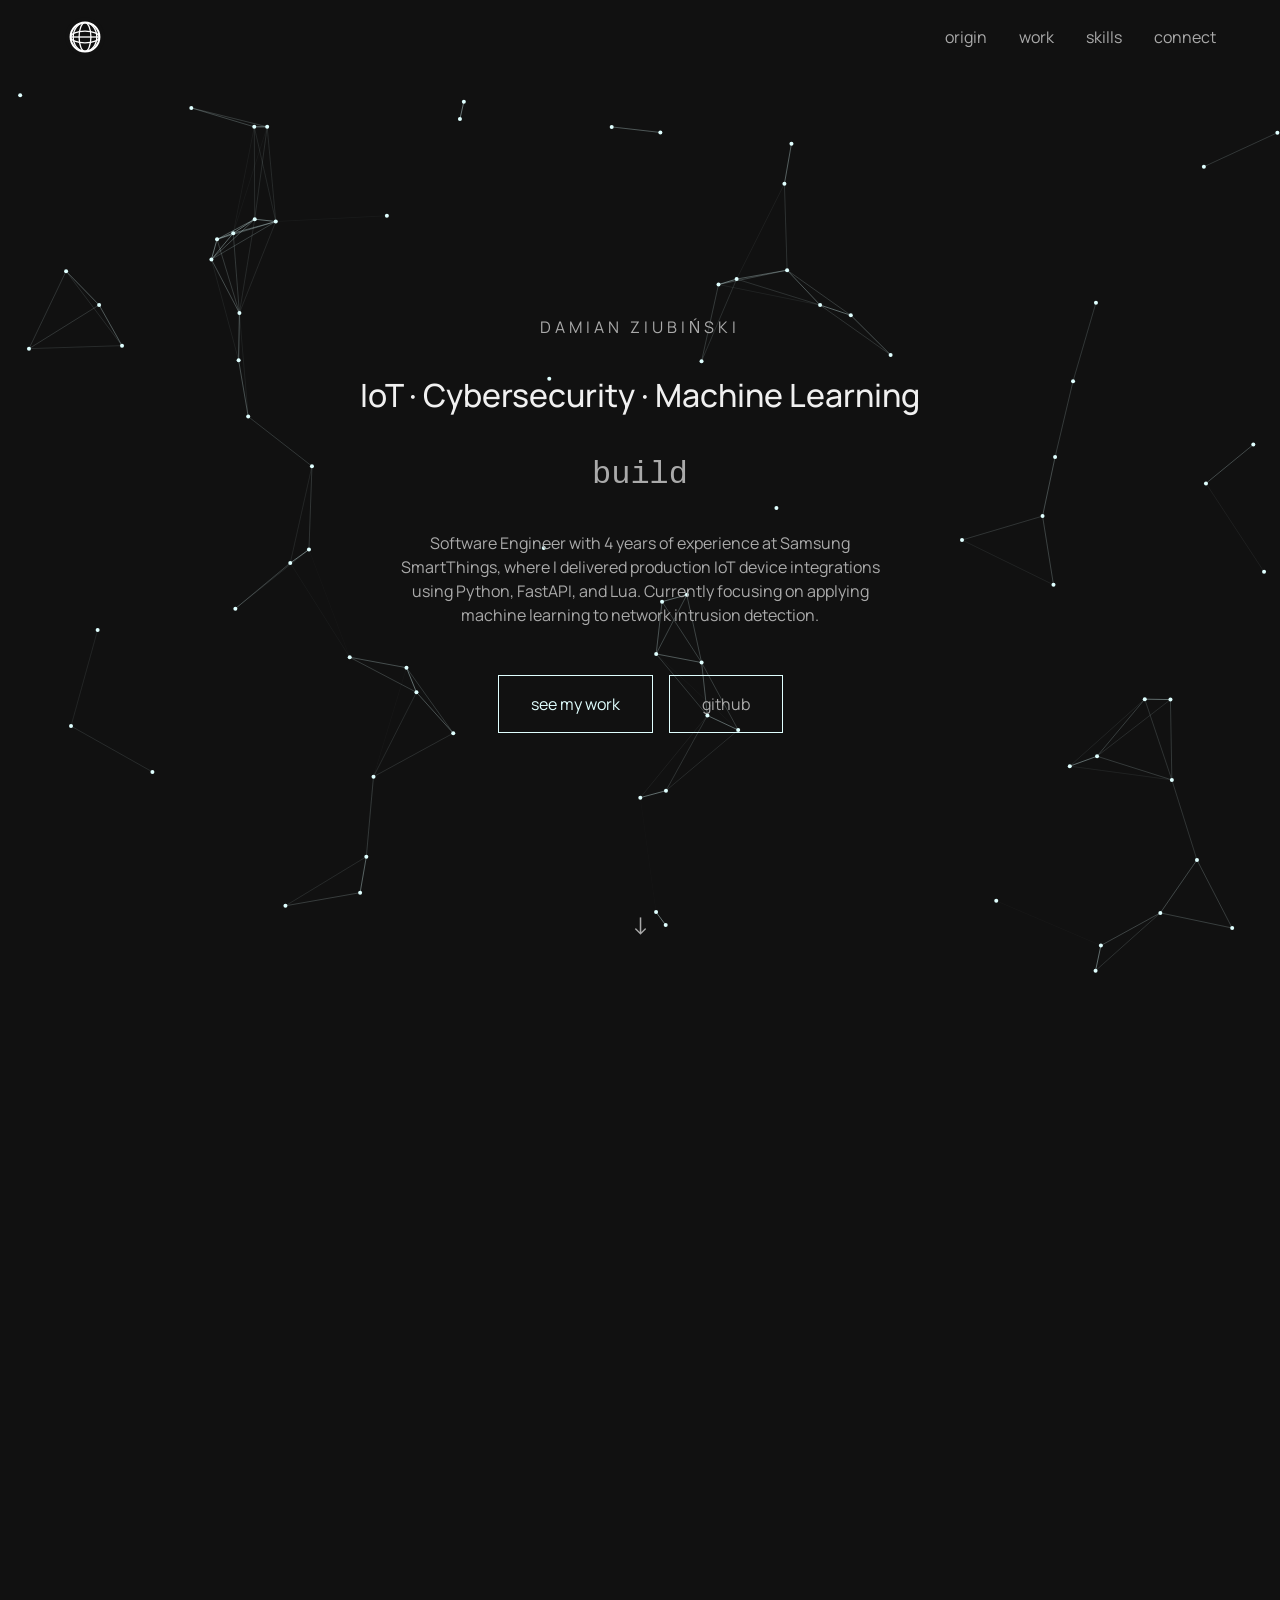
<file: docs/index.html>
<!doctype html>
<html lang="en">
    <head>
        <meta charset="UTF-8" />
        <meta name="viewport" content="width=device-width, initial-scale=1.0" />
        <meta
            http-equiv="Content-Security-Policy"
            content="default-src 'self'; form-action 'self' https://formspree.io; connect-src 'self' https://formspree.io"
        />
        <title>IoT · Cybersecurity · ML Engineer</title>
        <meta
            name="description"
            content="Software engineer with 5 years in IT. Production IoT integrations at Samsung SmartThings — Python, FastAPI, Lua Edge Drivers. Postgraduate studies in machine learning and cybersecurity."
        />
        <link rel="canonical" href="https://svmod3.github.io/4ge/" />
        <meta name="referrer" content="strict-origin-when-cross-origin" />
        <meta name="theme-color" content="#111111" />

        <meta property="og:type" content="website" />
        <meta property="og:url" content="https://svmod3.github.io/4ge/" />
        <meta
            property="og:title"
            content=" Damian Ziubiński - IoT · Cybersecurity · ML "
        />
        <meta
            property="og:description"
            content="Production IoT at Samsung SmartThings. ML applied to network security."
        />
        <link rel="icon" href="assets/img/favicon.svg" type="image/svg+xml">


        <link
            rel="preload"
            href="./assets/fonts/manrope-v20-latin-regular.woff2"
            as="font"
            type="font/woff2"
            crossorigin
        />
        <link
            rel="preload"
            href="./assets/fonts/manrope-v20-latin-500.woff2"
            as="font"
            type="font/woff2"
            crossorigin
        />

        <link rel="stylesheet" href="./css/style.css" />
        <script src="./js/main.js" defer></script>

        <script type="application/ld+json">
            {
                "@context": "https://schema.org",
                "@type": "Person",
                "name": "Damian Ziubiński",
                "alternateName": "svmod",
                "url": "https://svmod3.github.io/4ge/",
                "jobTitle": "Software Engineer — IoT, Cybersecurity, ML",
                "worksFor": { "@type": "Organization", "name": "Samsung" },
                "sameAs": [
                    "https://github.com/svmod3",
                    "https://www.linkedin.com/in//"
                ],
                "knowsAbout": [
                    "IoT",
                    "Cybersecurity",
                    "Machine Learning",
                    "Python",
                    "FastAPI",
                    "Lua"
                ]
            }
        </script>
    </head>
    <body>
        <header>
            <a id="logo" class="logo" href="#"><img src="assets/img/favicon.svg" class="logo" alt="logo"/></a>
            <nav id="menu" class="menu-style">
                <ul id="menu-container" class="menu-container">
                    <li><a href="#origin">origin</a></li>
                    <li><a href="#work">work</a></li>
                    <li><a href="#skills">skills</a></li>
                    <li><a href="#connect">connect</a></li>
                </ul>
            </nav>
        </header>

        <main>
            <section id="origin" class="section-container">
                <canvas id="origin-canvas" aria-hidden="true"> </canvas>
                <div id="origin-container">
                    <p class="origin-kicker">Damian Ziubiński</p>
                    <h1 class="origin-header">
                        IoT · Cybersecurity · Machine&nbsp;Learning
                    </h1>
                    <p
                        id="origin-rotator"
                        class="origin-rotator"
                        aria-hidden="true"
                    >
                        build
                    </p>

                    <p class="origin-pitch">
                        Software Engineer with 4 years of experience at Samsung
                        SmartThings, where I delivered production IoT device
                        integrations using Python, FastAPI, and Lua. Currently
                        focusing on applying machine learning to network
                        intrusion detection.
                    </p>

                    <div class="origin-links">
                        <a class="btn btn-primary" href="#work">see my work</a>
                        <a
                            class="btn"
                            href="https://github.com/svmod3"
                            target="_blank"
                            rel="noreferrer noopener"
                            >github</a
                        >
                    </div>
                </div>
                <a
                    class="scroll-hint"
                    href="#about"
                    aria-hidden="true"
                    tabindex="-1"
                    >↓</a
                >
            </section>

            <section id="about" class="section-container">
                <div class="section-content">
                    <h2><span class="section-prefix">01</span> about</h2>

                    <div class="about-grid">
                        <div class="about-text">
                            <p>
                                Over 5 years in IT. At
                                <strong>Samsung SmartThings</strong>, I built
                                and maintained production integrations for IoT
                                devices — Python/FastAPI services and Lua Edge
                                Drivers running on hubs in real households,
                                where an update that broke device pairing meant
                                a support ticket, not just a code review
                                comment.
                            </p>
                            <p>
                                I hold a Bachelor's degree in
                                <strong>cybersecurity</strong> and have
                                completed a postgraduate program in
                                <strong>machine learning</strong>. My core focus
                                is on gaining expert-level knowledge in applying
                                machine learning to cybersecurity, leveraging ML
                                to monitor and protect rapidly growing attack
                                surfaces at scale.
                            </p>
                        </div>
                        <ul class="about-facts">
                            <li>
                                <strong>Samsung SmartThings</strong>
                                production IoT — Python / FastAPI / Lua Edge
                                Drivers
                            </li>
                            <li>
                                <strong>Bachelor's degree - Cybersec</strong>
                                cybersecurity studies, completed
                            </li>
                            <li>
                                <strong>Postgraduate - ML</strong>
                                machine learning studies, completed
                            </li>
                            <li>
                                <strong>5 yrs</strong>
                                professional experience in IT
                            </li>
                        </ul>
                    </div>
                </div>
            </section>

            <section id="work" class="section-container">
                <div id="work-content" class="section-content">
                    <h2><span class="section-prefix">02</span> work</h2>
                    <div id="work-container" class="work-container">
                        <article class="work-article">
                            <div class="work-article-header">
                                <h3>Network Intrusion Detection</h3>
                                <span class="work-status">in progress</span>
                            </div>
                            <p class="work-problem">
                                Signature-based IDS misses novel attacks. Can a
                                supervised model classify malicious network
                                flows without hand-written rules, and how well
                                does it generalize to unseen zero-day exploits?
                            </p>
                            <ul class="work-details">
                                <li>
                                    Binary classification on the NSL-KDD dataset
                                    (~148k network flows) evaluating the
                                    generalization gap.
                                </li>
                                <li>
                                    Built an end-to-end inference pipeline using
                                    <strong>Random Forest</strong>, securing 97%
                                    precision on attacks.
                                </li>
                                <li>
                                    Exposed the model as a production-ready,
                                    high-performance
                                    <strong>FastAPI web service</strong> for
                                    real-time traffic analysis.
                                </li>
                                <li>
                                    Current best (Official Test Set):
                                    <strong>F1 0.76 / Recall 0.63</strong>
                                    (Proves near-perfect 1.00 F1 on known
                                    patterns, highlighting the zero-day
                                    challenge).
                                </li>
                                <li>
                                    Next: Neural Network (MLP) implementation,
                                    feature scaling refinement, and live packet
                                    sniffing via Scapy on Raspberry Pi.
                                </li>
                            </ul>
                            <div class="work-tags">
                                <span>Python</span>
                                <span>scikit-learn</span>
                                <span>Pandas</span>
                                <span>FastAPI</span>
                                <span>MLOps</span>
                                <span>Security</span>
                            </div>
                            <a
                                class="work-link"
                                href="https://github.com/svmod3/network-intrusion-detection"
                                target="_blank"
                                rel="noreferrer noopener"
                                aria-label="Network Intrusion Detection — code on GitHub"
                                ><code
                                    >github → code &amp; production api</code
                                ></a
                            >
                        </article>
                        <article class="work-article work-article--next">
                            <div class="work-article-header">
                                <h3>What's next</h3>
                            </div>
                            <p class="work-problem">
                                Ideas queued at the Machine Learning × Network
                                Security intersection — transitioning to Deep
                                Learning architectures (MLP), building
                                continuous live-traffic feature aggregators, and
                                solving the generalization gap for zero-day
                                threat detection. Watch the repo for updates.
                            </p>
                            <a
                                class="work-link"
                                href="https://github.com/svmod3"
                                target="_blank"
                                rel="noreferrer noopener"
                                ><code>github → all repositories</code></a
                            >
                        </article>
                        <!--<article class="work-article">-->
                        <!--<h3>Soon</h3>
                            <p></p>
                            <div class="work-tags">
                                <span></span>
                                <span></span>
                            </div>
                            <a
                                class="work-github-tag"
                                href="https://github.com/svmod3"
                                target="_blank"
                                rel="noreferrer noopener"
                                ><code></code
                            ></a>
                        </article>

                        <article class="work-article">
                            <h3>Soon</h3>
                            <p></p>
                            <div class="work-tags">
                                <span></span>
                                <span></span>
                            </div>
                            <a
                                class="work-github-tag"
                                href="https://github.com/svmod3"
                                target="_blank"
                                rel="noreferrer noopener"
                                ><code></code
                            ></a>
                        </article>-->
                    </div>
                </div>
            </section>


            <section id="skills" class="section-container">
                <div class="section-content">
                    <h2>
                        <span class="section-prefix">03 </span> skills
                    </h2>
                    <div class="skills-grid">
                        <div class="skills-group">
                            <h3>IoT &amp; backend</h3>
                            <p class="skills-context">
                                Daily prodduction work at SmartThings
                            </p>
                            <ul>
                                <li>Python, FastAPI</li>
                                <li>Lua Edge Drivers</li>
                                <li>REST APIs, device protocols</li>
                                <li>Git, CI</li>
                            </ul>
                        </div>
                        <div class="skills-group">
                            <h3>Machine Learning</h3>
                            <p class="skills-context">
                                Postgraduate studies + applied project
                            </p>

                            <ul>
                                <li>scikit-learn, Pandas, NumPy</li>
                                <li>Classification, model evaluation</li>
                                <li>Feature engineering</li>
                                <li>Jupyter workflow</li>
                            </ul>
                        </div>
                        <div class="skills-group">
                            <h3>Cybersecurity</h3>
                            <p class="skills-context">
                                Postgraduate studies + network focus
                            </p>
                            <ul>
                                <li>Network traffic analysis</li>
                                <li>IDS concepts, attack taxonomies</li>
                                <li>Secure development practices</li>
                                <li>Linux</li>
                            </ul>
                        </div>
                    </div>
                </div>

            </section>
            <section id="connect" class="section-container">
                <div id="connect-content" class="section-content">
                    <h2><span class="section-prefix">03</span> connect</h2>
                    <div id="connect-grid">
                        <address>
                            <span id="contact-email"></span>
                            <a
                                href="https://github.com/svmod3/"
                                target="_blank"
                                rel="noreferrer noopener"
                                >github</a
                            >
                            <a
                                href="https://www.linkedin.com/in/damianziubinski/"
                                target="_blank"
                                rel="noreferrer noopener"
                                >linkedin</a
                            >
                            <!--<p><code>GPG</code></p>-->
                        </address>
                        <!--<form>
                            <label for="name-input">name</label>
                            <input id="name-input" type="text" />
                            <span id="name-error" class="form-error"></span>
                            <label for="email-input">email</label>
                            <input id="email-input" type="email" />
                            <span id="email-error" class="form-error"></span>
                            <label for="message-input">message</label>
                            <textarea
                                id="message-input"
                                maxlength="500"
                            ></textarea>
                            <span id="message-error" class="form-error"></span>
                            <button type="submit">send</button>
                            <span
                                id="success-message"
                                class="form-success"
                            ></span>
                        </form>-->
                    </div>
                </div>
            </section>
        </main>
        <footer></footer>
    </body>
</html>
</file>
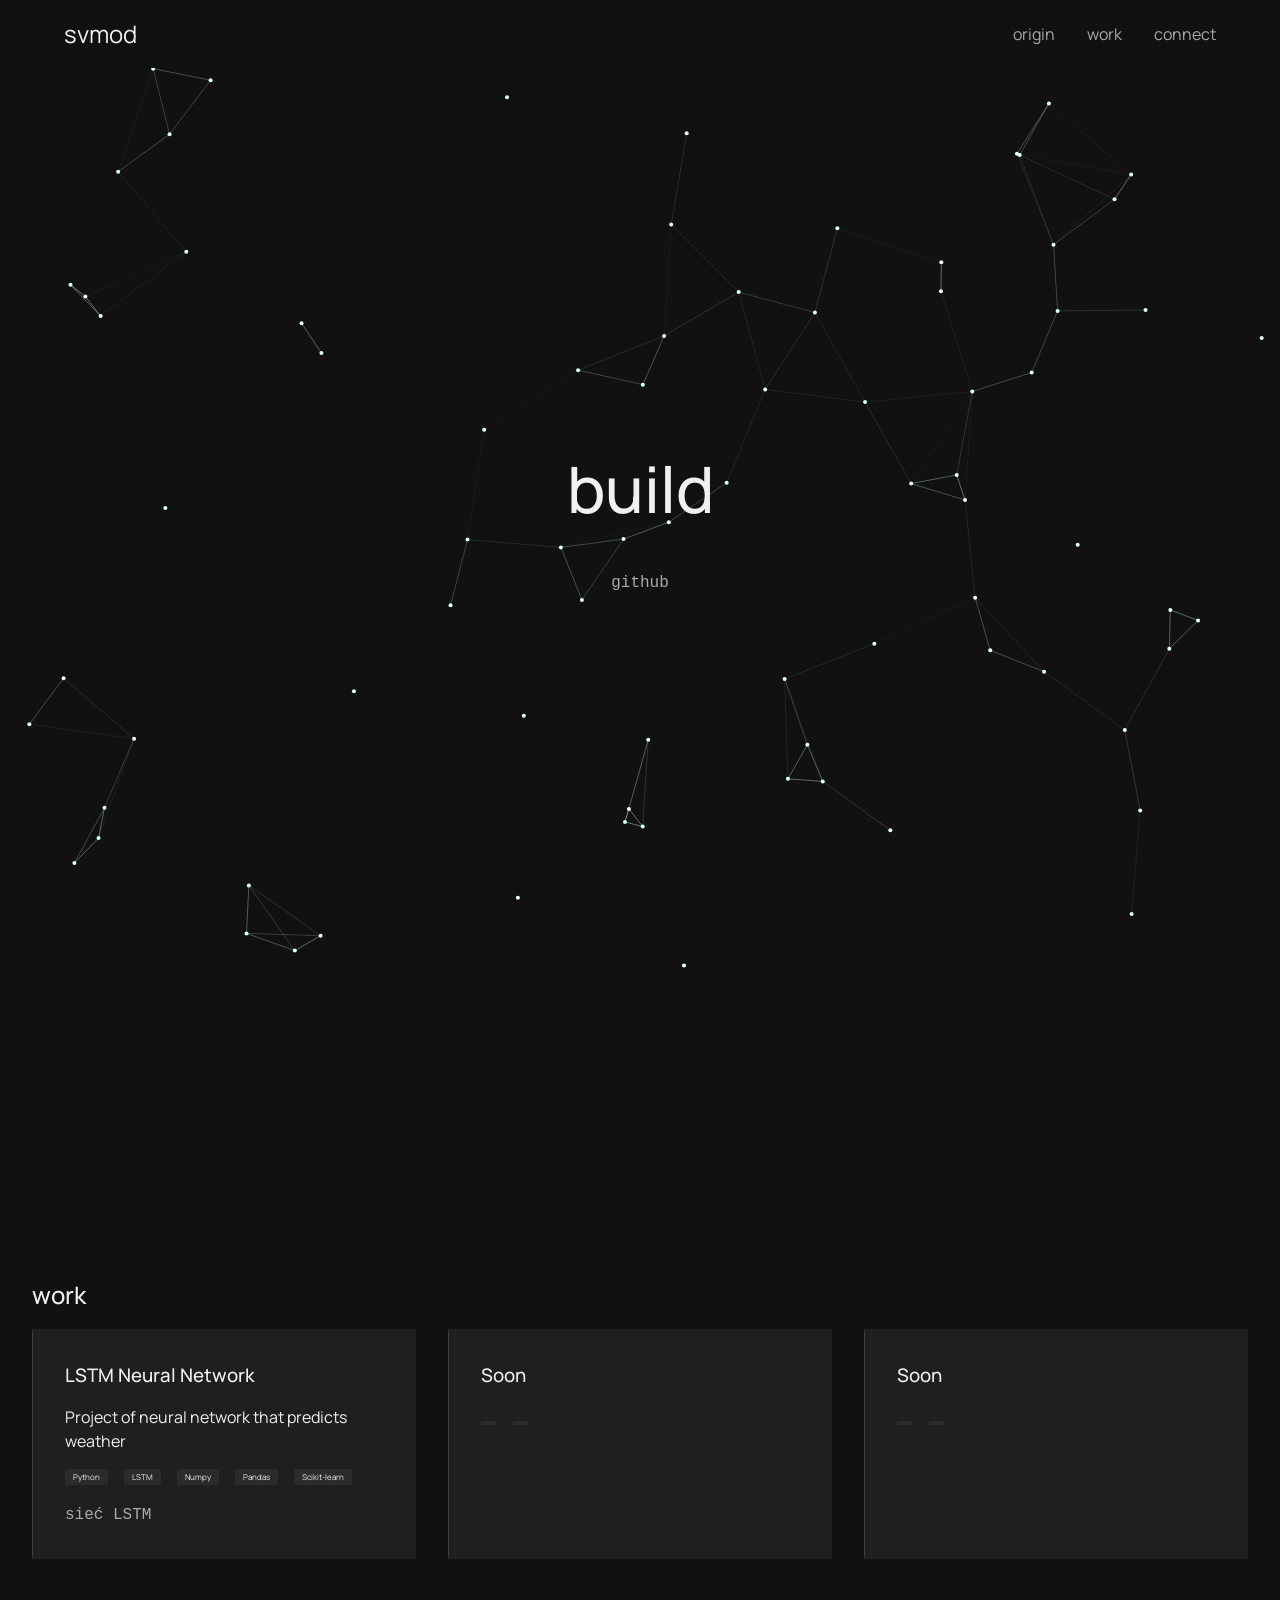
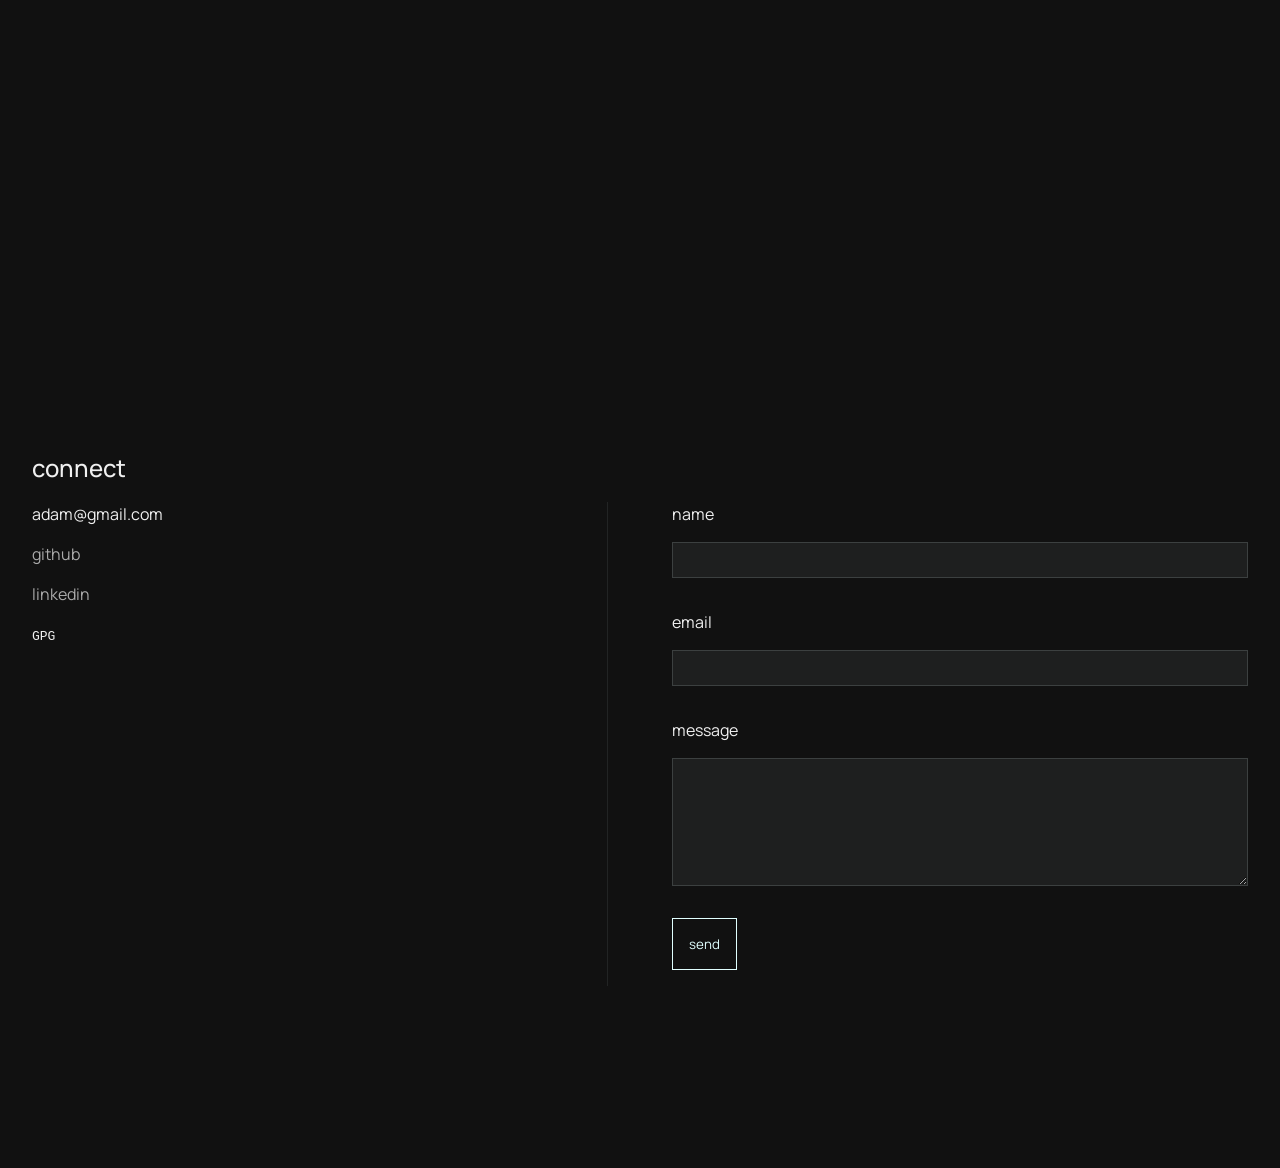
<file: frontend/index.html>
<!doctype html>
<html lang="en">
    <head>
        <meta charset="UTF-8" />
        <meta name="viewport" content="width=device-width, initial-scale=1.0" />
        <meta
            http-equiv="Content-Security-Policy"
            content="default-src 'self'"
        />
        <title>svmod</title>
        <meta name="description" content="Portfolio cybersec" />
        <meta name="referrer" content="strict-origin-when-cross-origin" />
        <link rel="stylesheet" href="./css/style.css" />
        <script src="./js/main.js" defer></script>
    </head>
    <body>
        <header>
            <a id="logo" class="logo" href="#">svmod</a>
            <nav id="menu" class="menu-style">
                <ul id="menu-container" class="menu-container">
                    <li><a href="#origin">origin</a></li>
                    <li><a href="#work">work</a></li>
                    <li><a href="#connect">connect</a></li>
                </ul>
            </nav>
        </header>

        <main>
            <section id="origin" class="section-container">
                <canvas id="origin-canvas"> </canvas>
                <div id="origin-container">
                    <h1 id="origin-main-header" class="origin-header">build</h1>

                    <!--<p id="origin-tag" class="tag">

                    </p>-->

                    <a
                        class="origin-github-tag"
                        href="https://github.com/svmod3"
                        target="_blank"
                        rel="noreferrer noopener"
                        ><code>github</code></a
                    >
                </div>
            </section>
            <section id="work" class="section-container">
                <div id="work-content">
                    <h2 id="work-header">work</h2>
                    <div id="work-container" class="work-container">
                        <article class="work-article">
                            <h3>LSTM Neural Network</h3>
                            <p>
                                Project of neural network that predicts weather
                            </p>
                            <div class="work-tags">
                                <span>Python</span>
                                <span>LSTM</span>
                                <span>Numpy</span>
                                <span>Pandas</span>
                                <span>Scikit-learn</span>
                            </div>
                            <a
                                class="work-github-tag"
                                href="https://github.com/svmod3"
                                target="_blank"
                                rel="noreferrer noopener"
                                ><code>sieć LSTM</code></a
                            >
                        </article>
                        <article class="work-article">
                            <h3>Soon</h3>
                            <p></p>
                            <div class="work-tags">
                                <span></span>
                                <span></span>
                            </div>
                            <a
                                class="work-github-tag"
                                href="https://github.com/svmod3"
                                target="_blank"
                                rel="noreferrer noopener"
                                ><code></code
                            ></a>
                        </article>

                        <article class="work-article">
                            <h3>Soon</h3>
                            <p></p>
                            <div class="work-tags">
                                <span></span>
                                <span></span>
                            </div>
                            <a
                                class="work-github-tag"
                                href="https://github.com/svmod3"
                                target="_blank"
                                rel="noreferrer noopener"
                                ><code></code
                            ></a>
                        </article>
                    </div>
                </div>
            </section>
            <section id="connect" class="section-container">
                <div id="connect-content">
                    <h2>connect</h2>
                    <div id="connect-grid">
                        <address>
                            <span id="contact-email">e-mail</span>
                            <a
                                href="github"
                                target="_blank"
                                rel="noreferrer noopener"
                                >github</a
                            >
                            <a
                                href="www.linkedin.com/user"
                                target="_blank"
                                rel="noreferrer noopener"
                                >linkedin</a
                            >
                            <p><code>GPG</code></p>
                        </address>
                        <form>
                            <label for="name-input">name</label>
                            <input id="name-input" type="text" />
                            <span id="name-error" class="form-error"></span>
                            <label for="email-input">email</label>
                            <input id="email-input" type="email" />
                            <span id="email-error" class="form-error"></span>
                            <label for="message-input">message</label>
                            <textarea
                                id="message-input"
                                maxlength="500"
                            ></textarea>
                            <span id="message-error" class="form-error"></span>
                            <button type="submit">send</button>
                            <span
                                id="success-message"
                                class="form-success"
                            ></span>
                        </form>
                    </div>
                </div>
            </section>
        </main>
        <footer></footer>
    </body>
</html>
</file>
<file: docs/css/style.css>
@font-face {
    font-family: Manrope;
    src: url("../assets/fonts/manrope-v20-latin-300.woff2") format("woff2");
    font-weight: 300;
    font-style: normal;
    font-display: swap;
}

@font-face {
    font-family: Manrope;
    src: url("../assets/fonts/manrope-v20-latin-regular.woff2") format("woff2");
    font-weight: 400;
    font-style: normal;
    font-display: swap;
}

@font-face {
    font-family: Manrope;
    src: url("../assets/fonts/manrope-v20-latin-500.woff2") format("woff2");
    font-weight: 500;
    font-style: normal;
    font-display: swap;
}

@font-face {
    font-family: Manrope;
    src: url("../assets/fonts/manrope-v20-latin-700.woff2") format("woff2");
    font-weight: 700;
    font-style: normal;
    font-display: swap;
}

:root {
    --color-bg: #111111;
    --color-accent: #e0ffff;
    --color-text: #f0f0f0;
    --color-text-secondary: #aaaaaa;
    --color-error: darkred;
    --color-border: rgba(224, 255, 255, 0.08);
    --color-border-strong: rgba(224, 255, 255, 0.2);
    --text-family: Manrope, sans-serif;

    --font-size-sm: 0.5rem;
    --font-size-md: 1rem;
    --font-size-lg: 1.5rem;
    --font-size-xl: 2rem;
    --font-size-2xl: 2.5rem;
    --font-size-3xl: 3rem;
    --font-size-4xl: 4rem;
    --font-size-5xl: 5rem;

    --space-xs: 4px;
    --space-sm: 8px;
    --space-md: 16px;
    --space-lg: 32px;
    --space-xl: 64px;
    --space-2xl: 128px;

    --transition-base: 0.3s ease;
}

*,
*::after,
*::before {
    box-sizing: border-box;
    margin: 0;
    padding: 0;
}

html {
    scroll-behavior: smooth;
}
body {
    background-color: var(--color-bg);
    font-family: var(--text-family);
    color: var(--color-text);
    margin: 0;
    min-height: 100vh;
    line-height: 1.5;
}

img,
video,
svg {
    display: block;
    max-width: 100%;
}

h1,
h2,
h3,
h4,
h5,
h6 {
    font-weight: 500;
}

header {
    position: sticky;
    top: 0;
    display: flex;
    justify-content: space-between;
    align-items: center;
    z-index: 10;
    padding: var(--space-md) var(--space-xl);
}

nav ul {
    display: flex;
    flex-direction: row;
    gap: var(--space-lg);
    list-style: none;
    padding: 0;
    z-index: 10;
}

nav ul li a {
    color: var(--color-text-secondary);
    text-decoration: none;
    transition: var(--transition-base);
}

nav ul li a:hover {
    color: var(--color-accent);
}

/* Logo */
.logo {
    display: flex;
    align-items: center;
    justify-content: center;
    width: 42px;
    height: 42px;
    text-decoration: none;
    z-index: 10;
}

.logo img {
    width: 100%;
    height: 100%;
    object-fit: contain;
    transition: transform 0.3s ease, filter 0.3s ease;
    animation: spin 12s linear infinite;
    transform-origin: center;
}

.logo:hover img {
    transform: scale(1.1);
    filter: drop-shadow(0 0 8px var(--color-accent));
}

@keyframes spin {
    from {
        transform: rotate(0deg);
    }
    to {
        transform: rotate(360deg);
    }
}


.section-container {
    position: relative;
    display: flex;
    justify-content: center;
    align-items: center;
    min-height: 100dvh;
    padding: var(--space-xl) 0;
}
.section-content {
    display: flex;
    flex-direction: column;
    width: 100%;
    max-width: 1200px;
    padding: var(--space-lg);
    gap: var(--space-lg);
}

.section-prefix {
    color: var(--color-text-secondary);
    font-size: var(--font-size-md);
    font-family: monospace;
    margin-right: var(--space-sm);
}
#origin-canvas {
    position: absolute;
    top: 0;
    left: 0;
    width: 100%;
    height: 100%;
    z-index: 0;
}

#origin-container {
    position: relative;
    display: flex;
    flex-direction: column;
    align-items: center;
    z-index: 1;
    gap: var(--space-lg);
    padding: var(--space-lg);
    text-align: center;
}

.origin-kicker {
    font-size: var(--font-size-md);
    color: var(--color-text-secondary);
    letter-spacing: 0.25em;
    text-transform: uppercase;
}

.origin-rotator {
    font-family: monospace;
    font-size: var(--space-lg);
    color: var(--color-text-secondary);
    min-height: 1.4rem;
}

.origin-pitch {
    max-width: 48ch;
    color: var(--color-text-secondary);
}

#origin-container .origin-github-tag {
    display: block;
    text-align: center;
    text-decoration: inherit;
    font-size: var(--font-size-md);
    color: var(--color-text-secondary);
    transition: var(--transition-base);
}

#origin-container .origin-github-tag:hover {
    color: var(--color-accent);
}

.origin-header {
    font-size: var(--font-size-xl);
}

#origin-main-description {
    text-align: center;
    font-size: var(--font-size-lg);
    color: var(--color-text-secondary);
    letter-spacing: 0.15em;
    text-transform: lowercase;
    margin-bottom: var(--space-md);
}

.origin-links {
    display: flex;
    gap: var(--space-md);
    margin-top: var(--space-md);
}

.btn {
    display: inline-block;
    padding: var(--space-md) var(--space-lg);
    color: var(--color-text-secondary);
    text-decoration: none;
    border: 1px solid var(--color-accent);
    transition: var(--transition-base);
}

.btn:hover {
    color: var(--color-accent);
    border-color: var(--color-accent);
}

.btn-primary {
    color: var(--color-accent);
    border-color: var(--color-accent);
}

.btn-primary:hover {
    background: rgba(224, 255, 255, 0.08);
}

.scroll-hint {
    position: absolute;
    bottom: var(--space-lg);
    left: 50%;
    transform: translateX(-50%);
    color: var(--color-text-secondary);
    text-decoration: none;
    font-size: var(--font-size-lg);
    animation: bob 2s ease-in-out infinite;
    z-index: 1;
}

/* ABOUT  */
.about-grid {
    display: grid;
    grid-template-columns: 2fr 1fr;
    gap: var(--space-xl);
}

.about-text {
    display: flex;
    flex-direction: column;
    gap: var(--space-md);
    max-width: 65ch;
}

.about-text strong {
    color: var(--color-accent);
    font-weight: 500;
}

.about-aside {
    color: var(--color-text-secondary);
    font-size: var(--font-size-md);
    border-top: 1px solid var(--color-border);
    padding-top: var(--space-md);
}

.about-facts {
    list-style: none;
    display: flex;
    flex-direction: column;
    gap: var(--space-lg);
    border-left: 1px solid var(--color-border);
    padding-left: var(--space-lg);
    align-self: start;
}

.about-facts li {
    display: flex;
    flex-direction: column;
    color: var(--color-text-secondary);
    font-size: var(--font-size-md);
}

.about-facts strong {
    color: var(--color-accent);
    font-weight: 500;
}

/* WORK */

.work-container {
    display: grid;
    grid-template-columns: repeat(auto-fit, minmax(320px, 1fr));
    gap: var(--space-lg);
}

article {
    background: var(--color-bg-raised);
    padding: var(--space-lg);
    display: flex;
    flex-direction: column;
    gap: var(--space-md);
    border-radius: 4px;
    border: 1px solid var(--color-border);
    border-left: 2px solid var(--color-border-strong);
    transition:
        background var(--transition-base),
        border-color var(--transition-base);
}

.work-article:hover {
    background: rgba(224, 255, 255, 0.06);
    border-left-color: var(--color-accent);
}

.work-article--next {
    border-style: dashed;
    justify-content: center;
}

.work-article-header {
    gap: var(--space-sm);
        top: 0;
        display: flex;
        justify-content: space-between;
        align-items: center;
        z-index: 10;
        padding: var(--space-sm) var(--space-md);
}

.work-article-header h3{
    display: block;
}

.work-status {
    font-size: var(--font-size-sm);
    color: var(--color-accent);
    border: 1px solid var(--color-border-strong);
    padding: 2px 8px;
    border-radius: 2px;
    white-space: nowrap;
}

.work-problem {
    color: var(--color-text-secondary);
}

.work-details {
    list-style: none;
    display: flex;
    flex-direction: column;
    gap: var(--space-xs);
    font-size: var(--font-size-md);
}

.work-details li::before {
    content: "— ";
    color: var(--color-text-secondary);
}

.work-tags {
    display: flex;
    flex-wrap: wrap;
    gap: var(--space-sm);
}

.work-tags span {
    background: rgba(224, 255, 255, 0.06);
    padding: 2px 8px;
    font-size: var(--font-size-sm);
    border-radius: 2px;
}

.work-link {
    width: fit-content;
    margin-top: auto;
    text-decoration: none;
    font-size: var(--font-size-md);
    color: var(--color-text-secondary);
    transition: var(--transition-base);
}

.work-link:hover {
    color: var(--color-accent);
}


/* skills */

.skills-grid{
    display:grid;
    grid-template-columns: repeat(auto-fir, minmax(260px, 1fr));
    gap: var(--space-lg);
}


.skills-group{
    background: var(--color-bg-raised);
    border: 1px solid var(--color-border);
    border-radius: 4px;
    padding: var(--space-lg);
    display: flex;
    flex-direction: column;
    gap: var(--space-sm);
}

.skills-group h3 {
    color: var(--color-accent);
}

.skills-context {
    color: var(--color-text-secondary);
    font-size: var(--font-size-sm);
    text-transform: uppercase;
    letter-spacing: 0.1em;
    margin-bottom: var(--space-sm);
}

.skills-group ul {
    list-style: none;
    display: flex;
    flex-direction: column;
    gap: var(--space-xs);
}

.skills-group ul li::before {
    content: "— ";
    color: var(--color-text-secondary);
}

#connect-grid {
    display: grid;
    grid-template-columns: 1fr;
    gap: var(--space-xl);
}

address {
    display: flex;
    flex-direction: column;
    font-style: normal;
    gap: var(--space-md);
    /*border-right: 1px solid rgba(224, 255, 255, 0.08);
    padding-right: var(--space-xl);*/
    text-align: center;
}

address a {
    color: var(--color-text-secondary);
    text-decoration: none;
    transition: var(--transition-base);
}

address a:hover {
    color: var(--color-accent);
}

form {
    display: flex;
    flex-direction: column;
    gap: var(--space-md);
}
textarea {
    min-height: var(--space-2xl);
}

input,
textarea {
    font-family: inherit;
    background: rgba(224, 255, 255, 0.06);
    border: 1px solid rgba(224, 255, 255, 0.15);
    color: var(--color-text-secondary);
    padding: var(--space-sm);
}

input:focus,
textarea:focus {
    outline: none;
    border-color: var(--color-accent);
}

button {
    font-family: inherit;
    border: 1px solid var(--color-accent);
    color: var(--color-accent);
    background: transparent;
    padding: var(--space-md);
    cursor: pointer;
    transition: var(--transition-base);
    align-self: flex-start;
}

.form-success {
    color: var(--color-accent);
    font-size: var(--font-size-md);
}

.form-error {
    display: block;
    font-size: var(--font-size-md);
    color: var(--color-error);
}

button:hover {
    background: rgba(224, 255, 255, 0.06);
}

.reveal {
    opacity: 0;
    transform: translateY(16px);
    transition:
        opacity 0.6s ease,
        transform 0.6s ease;
}

.reveal.revealed {
    opacity: 1;
    transform: none;
}

@media (max-width: 768px) {
    #origin-header {
        font-size: var(--font-size-lg);
    }
    #connect-grid {
        grid-template-columns: 1fr;
    }
    header {
        padding: var(--space-md) var(--space-md);
    }
    .logo {
        font-size: var(--font-size-lg);
    }
}

@keyframes glitch {
    0% {
        transform: none;
        text-shadow: none;
        opacity: 1;
    }
    8% {
        transform: skewX(-15deg) translateX(-4px);
        text-shadow:
            4px 0 #ff0040,
            -4px 0 #00ffff;
        opacity: 0.8;
    }
    11% {
        transform: skewX(12deg) translateX(3px);
        text-shadow:
            -3px 0 #ff0040,
            3px 0 #00ffff;
        opacity: 0.9;
    }
    14% {
        transform: none;
        text-shadow: none;
        opacity: 1;
    }
    35% {
        transform: none;
        text-shadow: none;
        opacity: 1;
    }
    36% {
        transform: skewX(-8deg) translateX(5px);
        text-shadow: 5px 0 #ff0040;
        opacity: 0.7;
    }
    38% {
        transform: skewX(20deg) translateX(-2px);
        text-shadow: -2px 0 #00ffff;
        opacity: 0.9;
    }
    40% {
        transform: none;
        text-shadow: none;
        opacity: 1;
    }
    73% {
        transform: none;
        text-shadow: none;
        opacity: 1;
    }
    74% {
        transform: skewX(5deg) translateX(-3px);
        text-shadow:
            3px 0 #ff0040,
            -1px 0 #00ffff;
        opacity: 0.8;
    }
    76% {
        transform: none;
        text-shadow: none;
        opacity: 1;
    }
    100% {
        transform: none;
        text-shadow: none;
        opacity: 1;
    }
}

.glitch {
    animation: glitch 0.4s steps(1) forwards;
}
</file>
<file: frontend/css/style.css>
@font-face {
    font-family: Manrope;
    src: url("../assets/fonts/manrope-v20-latin-300.woff2") format("woff2");
    font-weight: 300;
    font-style: normal;
    font-display: swap;
}

@font-face {
    font-family: Manrope;
    src: url("../assets/fonts/manrope-v20-latin-regular.woff2") format("woff2");
    font-weight: 400;
    font-style: normal;
    font-display: swap;
}

@font-face {
    font-family: Manrope;
    src: url("../assets/fonts/manrope-v20-latin-500.woff2") format("woff2");
    font-weight: 500;
    font-style: normal;
    font-display: swap;
}

@font-face {
    font-family: Manrope;
    src: url("../assets/fonts/manrope-v20-latin-700.woff2") format("woff2");
    font-weight: 700;
    font-style: normal;
    font-display: swap;
}

:root {
    --color-bg: #111111;
    --color-accent: #e0ffff;
    --color-text: #f0f0f0;
    --color-text-secondary: #aaaaaa;
    --color-error: darkred;
    --text-family: Manrope, sans-serif;

    --font-size-sm: 0.5rem;
    --font-size-md: 1rem;
    --font-size-lg: 1.5rem;
    --font-size-xl: 2rem;
    --font-size-2xl: 2.5rem;
    --font-size-3xl: 3rem;
    --font-size-4xl: 4rem;
    --font-size-5xl: 5rem;

    --space-xs: 4px;
    --space-sm: 8px;
    --space-md: 16px;
    --space-lg: 32px;
    --space-xl: 64px;
    --space-2xl: 128px;

    --transition-base: 0.3s ease;
}

*,
*::after,
*::before {
    box-sizing: border-box;
    margin: 0;
    padding: 0;
}

html {
    scroll-behavior: smooth;
}
body {
    background-color: var(--color-bg);
    font-family: var(--text-family);
    color: var(--color-text);
    margin: 0;
    min-height: 100vh;
    line-height: 1.5;
}

img,
video,
svg {
    display: block;
    max-width: 100%;
}

h1,
h2,
h3,
h4,
h5,
h6 {
    font-weight: 500;
}

header {
    position: sticky;
    top: 0;
    display: flex;
    justify-content: space-between;
    align-items: center;
    z-index: 10;
    padding: var(--space-md) var(--space-xl);
}

nav ul {
    display: flex;
    flex-direction: row;
    gap: var(--space-lg);
    list-style: none;
    padding: 0;
}

nav ul li a {
    color: var(--color-text-secondary);
    text-decoration: none;
    transition: var(--transition-base);
}

nav ul li a:hover {
    color: var(--color-accent);
}

.logo {
    color: var(--color-text);
    text-decoration: none;
    font-size: var(--font-size-lg);
    transition: var(--transition-base);
}

.logo:hover {
    color: var(--color-accent);
}

.section-container {
    position: relative;
    display: flex;
    justify-content: center;
    align-items: center;
    min-height: 100dvh;
}

#origin-canvas {
    position: absolute;
    top: 0;
    left: 0;
    width: 100%;
    height: 100%;
    z-index: 0;
}

#origin-container {
    position: absolute;
    top: 50%;
    left: 50%;
    transform: translate(-50%, -50%);
    display: flex;
    flex-direction: column;
    align-items: center;
    z-index: 1;
    gap: var(--space-lg);
}

#origin-container .origin-github-tag {
    display: block;
    text-align: center;
    text-decoration: inherit;
    font-size: var(--font-size-md);
    color: var(--color-text-secondary);
    transition: var(--transition-base);
}

#origin-container .origin-github-tag:hover {
    color: var(--color-accent);
}

#origin-container h1 {
    text-align: center;
    font-size: var(--font-size-4xl);
}

#origin-container p {
    text-align: center;
}

#work-content {
    display: flex;
    flex-direction: column;
    width: 100%;
    max-width: 1400px;
    padding: var(--space-lg);
    gap: var(--space-md);
}

#work-container {
    display: grid;
    grid-template-columns: repeat(auto-fit, minmax(300px, 1fr));
    width: 100%;
    gap: var(--space-lg);
}

#work-container .work-github-tag {
    display: block;
    text-decoration: inherit;
    font-size: var(--font-size-md);
    color: var(--color-text-secondary);
    transition: var(--transition-base);
    margin-top: auto;
}

#work-container .work-github-tag:hover {
    color: var(--color-accent);
}

.work-article {
    background: rgba(224, 255, 255, 0.06);
    padding: var(--space-lg);
    display: flex;
    flex-direction: column;
    gap: var(--space-md);
    border-radius: 2px;
    border-left: 1px solid rgba(224, 255, 255, 0.15);
    transition:
        background var(--transition-base),
        border-left-color var(--transition-base);
}

.work-article:hover {
    background: rgba(224, 255, 255, 0.04);
    border-left: 1px solid var(--color-accent);
}

.work-tags {
    display: flex;
    flex-wrap: wrap;
    gap: var(--space-md);
}

.work-tags span {
    background: rgba(224, 255, 255, 0.06);
    padding: 2px 8px;
    font-size: var(--font-size-sm);
    border-radius: 2px;
}

#connect-content {
    display: flex;
    flex-direction: column;
    width: 100%;
    max-width: 1400px;
    padding: var(--space-lg);
    gap: var(--space-md);
}

#connect-grid {
    display: grid;
    grid-template-columns: 1fr 1fr;
    gap: var(--space-xl);
}

address {
    display: flex;
    flex-direction: column;
    font-style: normal;
    gap: var(--space-md);
    border-right: 1px solid rgba(224, 255, 255, 0.08);
    padding-right: var(--space-xl);
}

address a {
    color: var(--color-text-secondary);
    text-decoration: none;
    transition: var(--transition-base);
}

address a:hover {
    color: var(--color-accent);
}

form {
    display: flex;
    flex-direction: column;
    gap: var(--space-md);
}
textarea {
    min-height: var(--space-2xl);
}

input,
textarea {
    font-family: inherit;
    background: rgba(224, 255, 255, 0.06);
    border: 1px solid rgba(224, 255, 255, 0.15);
    color: var(--color-text-secondary);
    padding: var(--space-sm);
}

input:focus,
textarea:focus {
    outline: none;
    border-color: var(--color-accent);
}

button {
    font-family: inherit;
    border: 1px solid var(--color-accent);
    color: var(--color-accent);
    background: transparent;
    padding: var(--space-md);
    cursor: pointer;
    transition: var(--transition-base);
    align-self: flex-start;
}

.form-success {
    color: var(--color-accent);
    font-size: var(--font-size-md);
}

.form-error {
    display: block;
    font-size: var(--font-size-md);
    color: var(--color-error);
}

button:hover {
    background: rgba(224, 255, 255, 0.06);
}
@media (max-width: 768px) {
    #origin-container h1 {
        font-size: var(--font-size-2xl);
    }
    #connect-grid {
        grid-template-columns: 1fr;
    }
}

@keyframes glitch {
    0% {
        transform: none;
        text-shadow: none;
        opacity: 1;
    }
    8% {
        transform: skewX(-15deg) translateX(-4px);
        text-shadow:
            4px 0 #ff0040,
            -4px 0 #00ffff;
        opacity: 0.8;
    }
    11% {
        transform: skewX(12deg) translateX(3px);
        text-shadow:
            -3px 0 #ff0040,
            3px 0 #00ffff;
        opacity: 0.9;
    }
    14% {
        transform: none;
        text-shadow: none;
        opacity: 1;
    }
    35% {
        transform: none;
        text-shadow: none;
        opacity: 1;
    }
    36% {
        transform: skewX(-8deg) translateX(5px);
        text-shadow: 5px 0 #ff0040;
        opacity: 0.7;
    }
    38% {
        transform: skewX(20deg) translateX(-2px);
        text-shadow: -2px 0 #00ffff;
        opacity: 0.9;
    }
    40% {
        transform: none;
        text-shadow: none;
        opacity: 1;
    }
    73% {
        transform: none;
        text-shadow: none;
        opacity: 1;
    }
    74% {
        transform: skewX(5deg) translateX(-3px);
        text-shadow:
            3px 0 #ff0040,
            -1px 0 #00ffff;
        opacity: 0.8;
    }
    76% {
        transform: none;
        text-shadow: none;
        opacity: 1;
    }
    100% {
        transform: none;
        text-shadow: none;
        opacity: 1;
    }
}

.glitch {
    animation: glitch 0.4s steps(1) forwards;
}
</file>
